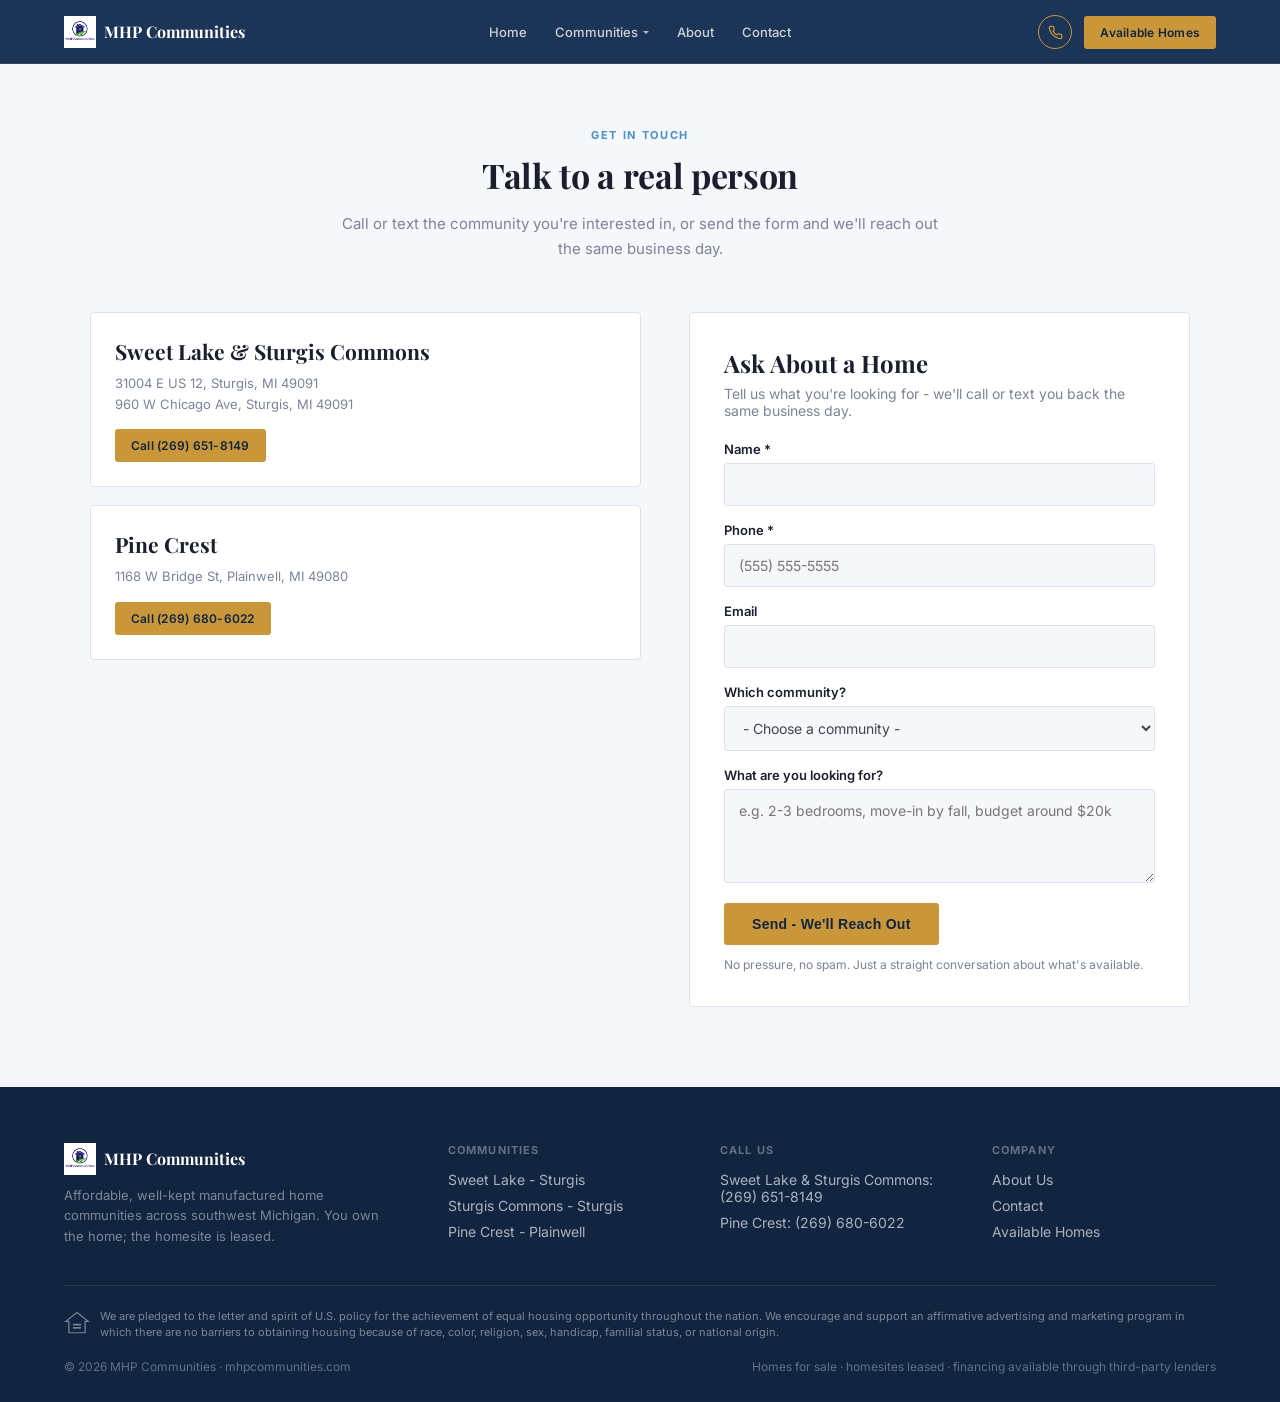
<file: contact.html>
<!DOCTYPE html>
<html lang="en">
<head>
<meta charset="UTF-8">
<meta name="viewport" content="width=device-width, initial-scale=1.0">
<title>Contact Us | MHP Communities - Sturgis &amp; Plainwell, MI</title>
<meta name="description" content="Call, text, or message MHP Communities about homes for sale in Sturgis and Plainwell, Michigan. We respond the same business day.">
<link rel="icon" type="image/png" href="assets/img/logo.png">
<link rel="preconnect" href="https://fonts.googleapis.com">
<link href="https://fonts.googleapis.com/css2?family=Playfair+Display:ital,wght@0,600;0,700;1,500&family=Inter:wght@400;500;600;700&display=swap" rel="stylesheet">
<link rel="stylesheet" href="assets/css/style.css">
</head>
<body>

<header>
  <a class="logo" href="index.html"><img src="assets/img/logo.png" alt="MHP Communities"><span class="logo-text">MHP Communities</span></a>
  <button type="button" class="nav-toggle" aria-label="Open menu" aria-expanded="false">
    <span></span><span></span><span></span>
  </button>
  <div class="header-panel">
  <nav>
    <a href="index.html#homes">Home</a>
    <div class="nav-drop">
      <a href="communities.html" class="nav-drop-toggle">Communities</a>
      <div class="nav-drop-menu">
        <a href="communities/sweet-lake.html">Sweet Lake</a>
        <a href="communities/sturgis-commons.html">Sturgis Commons</a>
        <a href="communities/pine-crest.html">Pine Crest</a>
      </div>
    </div>
    <a href="about.html">About</a>
    <a href="contact.html">Contact</a>
  </nav>
  <div class="header-actions">
    <div class="nav-phone">
      <button type="button" class="nav-phone-btn" aria-label="Call us" aria-expanded="false" aria-haspopup="true">
        <svg viewBox="0 0 24 24" fill="none" stroke="currentColor" stroke-width="2" stroke-linecap="round" stroke-linejoin="round" aria-hidden="true"><path d="M22 16.92v3a2 2 0 0 1-2.18 2 19.79 19.79 0 0 1-8.63-3.07 19.5 19.5 0 0 1-6-6 19.79 19.79 0 0 1-3.07-8.67A2 2 0 0 1 4.11 2h3a2 2 0 0 1 2 1.72c.127.96.361 1.903.7 2.81a2 2 0 0 1-.45 2.11L8.09 9.91a16 16 0 0 0 6 6l1.27-1.27a2 2 0 0 1 2.11-.45c.907.339 1.85.573 2.81.7A2 2 0 0 1 22 16.92z"/></svg>
      </button>
      <div class="nav-phone-menu" role="menu">
        <div class="nav-phone-label">Call Us</div>
        <a href="tel:+12696518149" role="menuitem"><span>Sweet Lake &amp; Sturgis Commons</span><strong>(269) 651-8149</strong></a>
        <a href="tel:+12696806022" role="menuitem"><span>Pine Crest</span><strong>(269) 680-6022</strong></a>
      </div>
    </div>
    <a class="btn btn-gold btn-sm" href="index.html#homes">Available Homes</a>
  </div>
  </div>
</header>
<section class="section" style="padding-top:64px">
  <div class="section-head">
    <div class="eyebrow">Get in touch</div>
    <h2>Talk to a real person</h2>
    <p>Call or text the community you're interested in, or send the form and we'll reach out the same business day.</p>
  </div>
  <div class="two-col">
    <div>
      <div class="card" style="margin-bottom:18px"><div class="card-body">
        <h3>Sweet Lake &amp; Sturgis Commons</h3>
        <p class="home-notes">31004 E US 12, Sturgis, MI 49091<br>960 W Chicago Ave, Sturgis, MI 49091</p>
        <a class="btn btn-gold btn-sm" href="tel:+12696518149">Call (269) 651-8149</a>
      </div></div>
      <div class="card"><div class="card-body">
        <h3>Pine Crest</h3>
        <p class="home-notes">1168 W Bridge St, Plainwell, MI 49080</p>
        <a class="btn btn-gold btn-sm" href="tel:+12696806022">Call (269) 680-6022</a>
      </div></div>
    </div>
    
<div class="form-wrap" id="inquire">
  <h3>Ask About a Home</h3>
  <p class="form-sub">Tell us what you're looking for - we'll call or text you back the same business day.</p>
  <form action="sendlead.php" method="post">
    <div class="field"><label for="f-name">Name *</label><input id="f-name" name="name" type="text" required></div>
    <div class="field"><label for="f-phone">Phone *</label><input id="f-phone" name="phone" type="tel" required placeholder="(555) 555-5555"></div>
    <div class="field"><label for="f-email">Email</label><input id="f-email" name="email" type="email"></div>
    <div class="field"><label for="f-park">Which community?</label><select id="f-park" name="park"><option value="">- Choose a community -</option><option value="Sweet Lake">Sweet Lake - Sturgis, MI</option><option value="Sturgis Commons">Sturgis Commons - Sturgis, MI</option><option value="Pine Crest">Pine Crest - Plainwell, MI</option></select></div>
    <div class="field"><label for="f-msg">What are you looking for?</label><textarea id="f-msg" name="message" rows="4" placeholder="e.g. 2-3 bedrooms, move-in by fall, budget around $20k"></textarea></div>
    <button class="btn btn-gold" type="submit">Send - We'll Reach Out</button>
    <p class="form-note">No pressure, no spam. Just a straight conversation about what's available.</p>
  </form>
</div>
  </div>
</section>

<footer>
  <div class="foot-top">
    <div class="foot-brand">
      <a class="logo" href="index.html"><img src="assets/img/logo.png" alt="MHP Communities"><span class="logo-text">MHP Communities</span></a>
      <p class="foot-tagline">Affordable, well-kept manufactured home communities across southwest Michigan. You own the home; the homesite is leased.</p>
    </div>
    <div class="foot-col">
      <h5>Communities</h5>
      <a href="communities/sweet-lake.html">Sweet Lake - Sturgis</a>
      <a href="communities/sturgis-commons.html">Sturgis Commons - Sturgis</a>
      <a href="communities/pine-crest.html">Pine Crest - Plainwell</a>
    </div>
    <div class="foot-col">
      <h5>Call Us</h5>
      <a href="tel:+12696518149">Sweet Lake &amp; Sturgis Commons: (269) 651-8149</a>
      <a href="tel:+12696806022">Pine Crest: (269) 680-6022</a>
    </div>
    <div class="foot-col">
      <h5>Company</h5>
      <a href="about.html">About Us</a>
      <a href="contact.html">Contact</a>
      <a href="index.html#homes">Available Homes</a>
    </div>
  </div>
  <div class="eho"><svg width="26" height="26" viewBox="0 0 64 64" xmlns="http://www.w3.org/2000/svg" aria-label="Equal Housing Opportunity"><rect width="64" height="64" fill="none"/><path d="M32 6 L60 28 H52 V56 H12 V28 H4 Z" fill="none" stroke="currentColor" stroke-width="3"/><rect x="22" y="34" width="20" height="4" fill="currentColor"/><rect x="22" y="42" width="20" height="4" fill="currentColor"/></svg><span>We are pledged to the letter and spirit of U.S. policy for the achievement of equal housing opportunity throughout the nation. We encourage and support an affirmative advertising and marketing program in which there are no barriers to obtaining housing because of race, color, religion, sex, handicap, familial status, or national origin.</span></div>
  <div class="foot-bottom">
    <span>&copy; 2026 MHP Communities &middot; mhpcommunities.com</span>
    <span>Homes for sale &middot; homesites leased &middot; financing available through third-party lenders</span>
  </div>
</footer>
<script src="assets/js/homes-data.js"></script>
<script src="assets/js/main.js"></script>
<script>window.PARKS_META = {"sweet-lake": {"name": "Sweet Lake", "city": "Sturgis", "img": "sweet-lake.jpg"}, "sturgis-commons": {"name": "Sturgis Commons", "city": "Sturgis", "img": "sturgis-commons.jpg"}, "pine-crest": {"name": "Pine Crest", "city": "Plainwell", "img": "pine-crest.jpg"}};</script>
<script src="assets/js/pixel.js"></script>
</body>
</html>
</file>
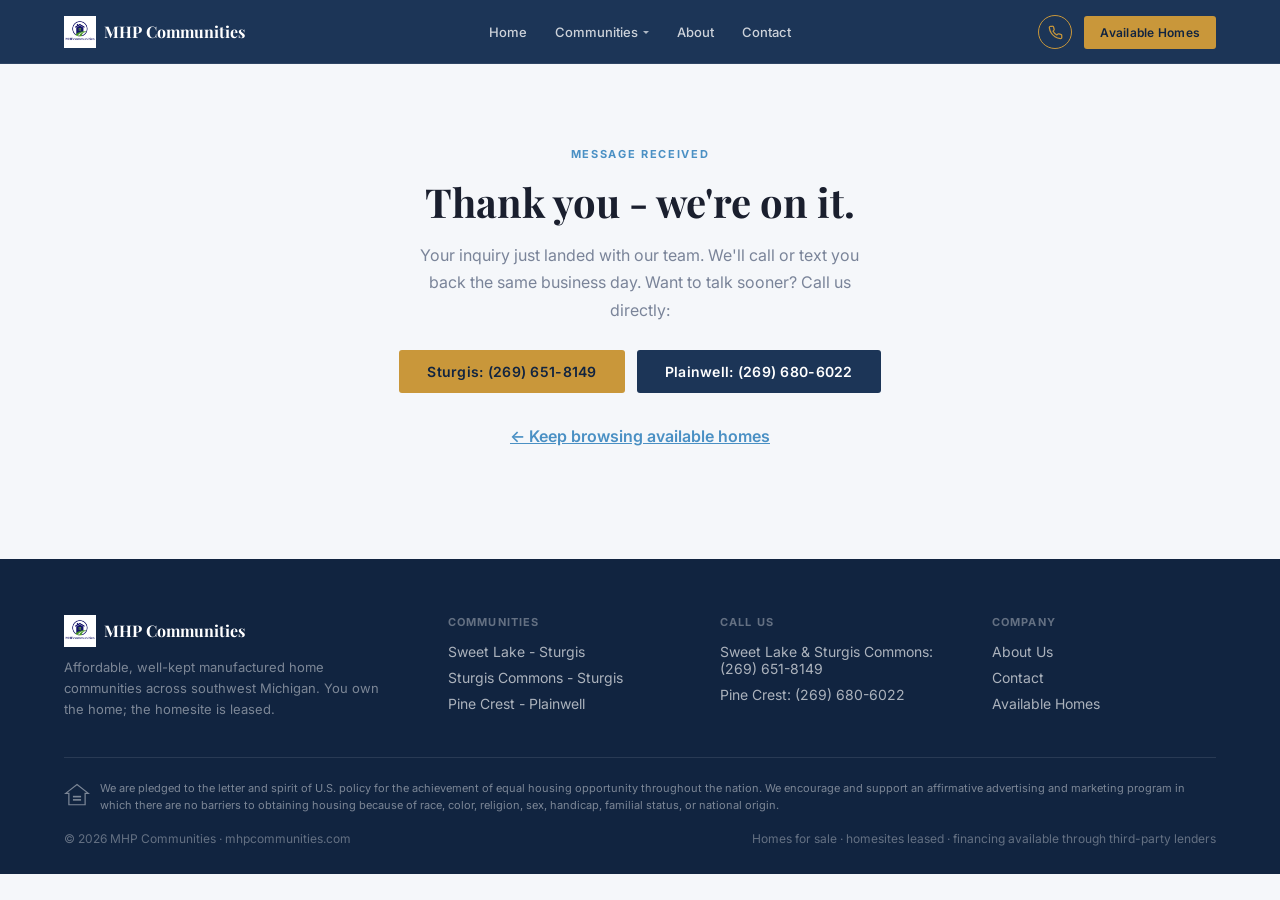
<file: thank-you.html>
<!DOCTYPE html>
<html lang="en">
<head>
<meta charset="UTF-8">
<meta name="viewport" content="width=device-width, initial-scale=1.0">
<title>Thank You | MHP Communities</title>
<meta name="description" content="Thanks for reaching out - we&#039;ll contact you the same business day.">
<link rel="icon" type="image/png" href="assets/img/logo.png">
<link rel="preconnect" href="https://fonts.googleapis.com">
<link href="https://fonts.googleapis.com/css2?family=Playfair+Display:ital,wght@0,600;0,700;1,500&family=Inter:wght@400;500;600;700&display=swap" rel="stylesheet">
<link rel="stylesheet" href="assets/css/style.css">
</head>
<body data-fbevent="lead">

<header>
  <a class="logo" href="index.html"><img src="assets/img/logo.png" alt="MHP Communities"><span class="logo-text">MHP Communities</span></a>
  <button type="button" class="nav-toggle" aria-label="Open menu" aria-expanded="false">
    <span></span><span></span><span></span>
  </button>
  <div class="header-panel">
  <nav>
    <a href="index.html#homes">Home</a>
    <div class="nav-drop">
      <a href="communities.html" class="nav-drop-toggle">Communities</a>
      <div class="nav-drop-menu">
        <a href="communities/sweet-lake.html">Sweet Lake</a>
        <a href="communities/sturgis-commons.html">Sturgis Commons</a>
        <a href="communities/pine-crest.html">Pine Crest</a>
      </div>
    </div>
    <a href="about.html">About</a>
    <a href="contact.html">Contact</a>
  </nav>
  <div class="header-actions">
    <div class="nav-phone">
      <button type="button" class="nav-phone-btn" aria-label="Call us" aria-expanded="false" aria-haspopup="true">
        <svg viewBox="0 0 24 24" fill="none" stroke="currentColor" stroke-width="2" stroke-linecap="round" stroke-linejoin="round" aria-hidden="true"><path d="M22 16.92v3a2 2 0 0 1-2.18 2 19.79 19.79 0 0 1-8.63-3.07 19.5 19.5 0 0 1-6-6 19.79 19.79 0 0 1-3.07-8.67A2 2 0 0 1 4.11 2h3a2 2 0 0 1 2 1.72c.127.96.361 1.903.7 2.81a2 2 0 0 1-.45 2.11L8.09 9.91a16 16 0 0 0 6 6l1.27-1.27a2 2 0 0 1 2.11-.45c.907.339 1.85.573 2.81.7A2 2 0 0 1 22 16.92z"/></svg>
      </button>
      <div class="nav-phone-menu" role="menu">
        <div class="nav-phone-label">Call Us</div>
        <a href="tel:+12696518149" role="menuitem"><span>Sweet Lake &amp; Sturgis Commons</span><strong>(269) 651-8149</strong></a>
        <a href="tel:+12696806022" role="menuitem"><span>Pine Crest</span><strong>(269) 680-6022</strong></a>
      </div>
    </div>
    <a class="btn btn-gold btn-sm" href="index.html#homes">Available Homes</a>
  </div>
  </div>
</header>
<section class="ty">
  <div>
    <div class="eyebrow" style="margin-bottom:14px">Message received</div>
    <h1>Thank you - we're on it.</h1>
    <p>Your inquiry just landed with our team. We'll call or text you back the same business day. Want to talk sooner? Call us directly:</p>
    <div class="cta-row">
      <a class="btn btn-gold" href="tel:+12696518149">Sturgis: (269) 651-8149</a>
      <a class="btn btn-navy" href="tel:+12696806022">Plainwell: (269) 680-6022</a>
    </div>
    <p style="margin-top:30px"><a href="index.html#homes" style="color:var(--sky);font-weight:600">&larr; Keep browsing available homes</a></p>
  </div>
</section>

<footer>
  <div class="foot-top">
    <div class="foot-brand">
      <a class="logo" href="index.html"><img src="assets/img/logo.png" alt="MHP Communities"><span class="logo-text">MHP Communities</span></a>
      <p class="foot-tagline">Affordable, well-kept manufactured home communities across southwest Michigan. You own the home; the homesite is leased.</p>
    </div>
    <div class="foot-col">
      <h5>Communities</h5>
      <a href="communities/sweet-lake.html">Sweet Lake - Sturgis</a>
      <a href="communities/sturgis-commons.html">Sturgis Commons - Sturgis</a>
      <a href="communities/pine-crest.html">Pine Crest - Plainwell</a>
    </div>
    <div class="foot-col">
      <h5>Call Us</h5>
      <a href="tel:+12696518149">Sweet Lake &amp; Sturgis Commons: (269) 651-8149</a>
      <a href="tel:+12696806022">Pine Crest: (269) 680-6022</a>
    </div>
    <div class="foot-col">
      <h5>Company</h5>
      <a href="about.html">About Us</a>
      <a href="contact.html">Contact</a>
      <a href="index.html#homes">Available Homes</a>
    </div>
  </div>
  <div class="eho"><svg width="26" height="26" viewBox="0 0 64 64" xmlns="http://www.w3.org/2000/svg" aria-label="Equal Housing Opportunity"><rect width="64" height="64" fill="none"/><path d="M32 6 L60 28 H52 V56 H12 V28 H4 Z" fill="none" stroke="currentColor" stroke-width="3"/><rect x="22" y="34" width="20" height="4" fill="currentColor"/><rect x="22" y="42" width="20" height="4" fill="currentColor"/></svg><span>We are pledged to the letter and spirit of U.S. policy for the achievement of equal housing opportunity throughout the nation. We encourage and support an affirmative advertising and marketing program in which there are no barriers to obtaining housing because of race, color, religion, sex, handicap, familial status, or national origin.</span></div>
  <div class="foot-bottom">
    <span>&copy; 2026 MHP Communities &middot; mhpcommunities.com</span>
    <span>Homes for sale &middot; homesites leased &middot; financing available through third-party lenders</span>
  </div>
</footer>
<script src="assets/js/homes-data.js"></script>
<script src="assets/js/main.js"></script>
<script>window.PARKS_META = {"sweet-lake": {"name": "Sweet Lake", "city": "Sturgis", "img": "sweet-lake.jpg"}, "sturgis-commons": {"name": "Sturgis Commons", "city": "Sturgis", "img": "sturgis-commons.jpg"}, "pine-crest": {"name": "Pine Crest", "city": "Plainwell", "img": "pine-crest.jpg"}};</script>
<script src="assets/js/pixel.js"></script>
</body>
</html>
</file>
<file: assets/css/style.css>
/* MHP Communities - navy + sky palette, gold CTAs */
:root{
  --navy:#1C3557; --navy-deep:#112440; --navy-mid:#274A72;
  --sky:#4A90C4; --sky-light:#EBF4FC; --gold:#C9973A;
  --off-white:#F5F7FA; --ink:#1A1F2E; --body:#3D4452; --muted:#7A8499; --rule:#DDE3EB;
}
*,*::before,*::after{box-sizing:border-box;margin:0;padding:0}
body{font-family:'Inter',sans-serif;background:var(--off-white);color:var(--body);-webkit-font-smoothing:antialiased}
img{max-width:100%}
.eyebrow{font-size:11px;font-weight:700;letter-spacing:.15em;text-transform:uppercase;color:var(--sky)}
.btn{display:inline-block;padding:13px 28px;font-size:14px;font-weight:600;letter-spacing:.02em;border-radius:3px;text-decoration:none;transition:opacity .15s;border:none;cursor:pointer}
.btn:hover{opacity:.88}
.btn-gold{background:var(--gold);color:var(--navy-deep)}
.btn-ghost{border:1.5px solid rgba(255,255,255,.5);color:#fff;background:transparent}
.btn-navy{background:var(--navy);color:#fff}
.btn-sm{padding:9px 16px;font-size:12px}
header{background:var(--navy);padding:0 5%;display:grid;grid-template-columns:1fr auto 1fr;align-items:center;gap:12px;height:64px;position:sticky;top:0;z-index:100;border-bottom:1px solid rgba(255,255,255,.08)}
.logo{font-family:'Playfair Display',serif;font-weight:700;font-size:18px;color:#fff;text-decoration:none;display:flex;align-items:center;gap:8px;min-width:0;flex:0 1 auto;justify-self:start;grid-column:1}
.logo img{height:32px;width:auto;display:block;flex-shrink:0}
.logo-text{line-height:1.1;white-space:nowrap;font-size:16px}
nav{display:flex;align-items:center;gap:28px;justify-self:center;grid-column:2}
nav a{color:rgba(255,255,255,.78);font-size:13px;font-weight:500;text-decoration:none}
nav a:hover{color:#fff}
.nav-call{color:var(--gold) !important;font-weight:700}
.nav-phone{position:relative;margin-left:8px}
.nav-phone-btn{width:34px;height:34px;border-radius:50%;border:1.5px solid var(--gold);background:transparent;color:var(--gold);cursor:pointer;display:inline-flex;align-items:center;justify-content:center;transition:background .15s,color .15s}
.nav-phone-btn:hover,.nav-phone.is-open .nav-phone-btn{background:var(--gold);color:var(--navy-deep)}
.nav-phone-btn svg{width:15px;height:15px}
.nav-phone-menu{position:absolute;top:calc(100% + 10px);right:0;min-width:280px;background:#fff;border:1px solid var(--rule);border-radius:4px;box-shadow:0 12px 28px rgba(17,36,64,.18);padding:12px 0 8px;opacity:0;visibility:hidden;pointer-events:none;transform:translateY(6px);transition:opacity .15s,visibility .15s,transform .15s;z-index:130}
.nav-phone.is-open .nav-phone-menu{opacity:1;visibility:visible;pointer-events:auto;transform:translateY(0)}
.nav-phone-menu::before{content:"";position:absolute;top:-10px;left:0;right:0;height:10px}
.nav-phone-label{font-size:11px;font-weight:700;letter-spacing:.1em;text-transform:uppercase;color:var(--muted);padding:0 16px 8px}
.nav-phone-menu a{display:flex;flex-direction:column;gap:2px;padding:10px 16px;text-decoration:none;color:var(--ink);border-top:1px solid var(--rule)}
.nav-phone-menu a:hover{background:var(--sky-light)}
.nav-phone-menu a span{font-size:12px;color:var(--muted);font-weight:500}
.nav-phone-menu a strong{font-size:15px;font-weight:700;color:var(--navy)}
.header-actions{display:flex;align-items:center;gap:12px;flex-shrink:0;justify-self:end;grid-column:3}
.header-panel{display:contents;margin-left:0}
.nav-toggle{
  display:none;
  width:38px;
  height:38px;
  border:1.5px solid rgba(255,255,255,.35);
  border-radius:4px;
  background:transparent;
  padding:0;
  cursor:pointer;
  flex-direction:column;
  align-items:center;
  justify-content:center;
  gap:5px;
  flex-shrink:0;
  margin-left:auto;
}
.nav-toggle span{
  display:block;
  width:16px;
  height:2px;
  background:#fff;
  border-radius:1px;
  transition:transform .2s,opacity .2s;
}
header.is-menu-open .nav-toggle span:nth-child(1){transform:translateY(7px) rotate(45deg)}
header.is-menu-open .nav-toggle span:nth-child(2){opacity:0}
header.is-menu-open .nav-toggle span:nth-child(3){transform:translateY(-7px) rotate(-45deg)}
.nav-drop{position:relative;display:flex;align-items:center;height:64px}
.nav-drop-toggle{display:inline-flex;align-items:center;gap:5px;padding:0;color:rgba(255,255,255,.78);font-size:13px;font-weight:500;line-height:1;text-decoration:none}
.nav-drop-toggle::after{content:"";width:0;height:0;border-left:3px solid transparent;border-right:3px solid transparent;border-top:3px solid rgba(255,255,255,.65);margin-top:1px;flex-shrink:0}
.nav-drop:hover .nav-drop-toggle,.nav-drop:focus-within .nav-drop-toggle{color:#fff}
.nav-drop:hover .nav-drop-toggle::after,.nav-drop:focus-within .nav-drop-toggle::after{border-top-color:#fff}
.nav-drop-menu{position:absolute;top:100%;left:50%;transform:translateX(-50%) translateY(6px);min-width:200px;background:#fff;border:1px solid var(--rule);border-radius:4px;box-shadow:0 12px 28px rgba(17,36,64,.18);padding:8px 0;opacity:0;visibility:hidden;pointer-events:none;transition:opacity .15s,visibility .15s,transform .15s;z-index:120}
.nav-drop:hover .nav-drop-menu,.nav-drop:focus-within .nav-drop-menu{opacity:1;visibility:visible;pointer-events:auto;transform:translateX(-50%) translateY(0)}
.nav-drop-menu a{display:block;padding:10px 16px;color:var(--ink);font-size:14px;font-weight:500;white-space:nowrap}
.nav-drop-menu a:hover{background:var(--sky-light);color:var(--navy)}
.nav-drop-menu::before{content:"";position:absolute;top:-8px;left:0;right:0;height:8px}
.hero{
  --hero-img:url('../img/hero.jpg');
  background-color:var(--navy-deep);
  background-image:linear-gradient(rgba(17,36,64,.58),rgba(17,36,64,.65)),var(--hero-img);
  background-position:center center;
  background-size:cover;
  background-repeat:no-repeat;
  padding:110px 5% 120px;
  color:#fff;
  display:flex;
  align-items:center;
  justify-content:center;
  text-align:center;
  min-height:72vh;
  position:relative;
  overflow:hidden;
}
.hero-video-bg{
  background-image:none;
}
.hero-video{
  position:absolute;
  inset:0;
  width:100%;
  height:100%;
  object-fit:cover;
  object-position:center center;
  z-index:0;
  pointer-events:none;
}
.hero-video-bg::before{
  content:"";
  position:absolute;
  inset:0;
  background:linear-gradient(rgba(17,36,64,.58),rgba(17,36,64,.65));
  z-index:1;
  pointer-events:none;
}
.hero-inner{max-width:780px;width:100%;margin:0 auto;position:relative;z-index:2}
.hero .eyebrow{color:var(--gold);margin-bottom:18px}
.hero h1{font-family:'Playfair Display',serif;font-weight:700;font-size:clamp(28px,4.2vw,46px);line-height:1.2;margin-bottom:16px;letter-spacing:-.02em}
.hero h1 em{font-style:italic;font-weight:500;color:var(--sky)}
.hero-or{margin:0 0 10px;font-size:13px;font-weight:600;letter-spacing:.12em;text-transform:uppercase;color:rgba(255,255,255,.55)}
.hero-alt-headline{font-family:'Playfair Display',serif;font-weight:700;font-size:clamp(24px,3.6vw,38px);line-height:1.2;margin:0 0 22px;color:#fff;letter-spacing:-.02em}
.hero-alt-headline em{font-style:italic;font-weight:500;color:var(--sky)}
.hero .sub{font-size:clamp(15px,2.2vw,17px);line-height:1.65;color:rgba(255,255,255,.85);max-width:680px;margin:0 auto 20px}
.hero .sub.hero-punch{margin-top:0;margin-bottom:20px;font-weight:700;color:rgba(255,255,255,.85)}
.hero .sub.hero-sub-note{margin-top:0;margin-bottom:34px;font-size:clamp(14px,2vw,16px);color:rgba(255,255,255,.78)}
.hero-ctas{display:flex;gap:12px;flex-wrap:wrap;justify-content:center}
.hero-page{min-height:42vh;padding:70px 5% 78px}
.hero-page .eyebrow{margin-bottom:12px}
.hero-page h1{font-size:clamp(26px,3.6vw,38px);margin-bottom:14px;line-height:1.2}
.hero-page .sub{font-size:15px;line-height:1.65;max-width:520px;margin:0 auto}
.stat-bar{background:var(--sky);display:flex;flex-wrap:wrap}
.stat-item{flex:1 1 220px;padding:24px 28px;border-right:1px solid rgba(255,255,255,.2)}
.stat-item:last-child{border-right:none}
.stat-item strong{font-family:'Playfair Display',serif;font-size:clamp(22px,2.4vw,26px);font-weight:700;color:#fff;display:block;line-height:1.15;margin-bottom:8px}
.stat-item span{font-size:13px;line-height:1.55;color:rgba(255,255,255,.9);font-weight:500;display:block}
.section{padding:80px 5%}
.section-head{max-width:600px;margin:0 auto 50px;text-align:center}
.section-head h2{font-family:'Playfair Display',serif;font-size:34px;font-weight:700;color:var(--ink);margin:10px 0 14px;letter-spacing:-.01em}
.section-head p{font-size:15px;color:var(--muted);line-height:1.65}
.card-grid{display:grid;grid-template-columns:repeat(auto-fit,minmax(280px,1fr));gap:24px;max-width:1100px;margin:0 auto}
.card{background:#fff;border:1px solid var(--rule);border-radius:4px;overflow:hidden;transition:box-shadow .2s,transform .2s;display:flex;flex-direction:column}
.card:hover{box-shadow:0 12px 32px rgba(28,53,87,.12);transform:translateY(-3px)}
.card-photo{height:180px;background-color:var(--navy-mid);background-size:cover;background-position:center;position:relative}
.card-badge{position:absolute;top:14px;left:14px;background:var(--gold);color:var(--navy-deep);font-size:10px;font-weight:700;letter-spacing:.1em;text-transform:uppercase;padding:4px 10px;border-radius:2px}
.badge-soon{background:var(--sky);color:#fff}
.card-body{padding:24px;display:flex;flex-direction:column;gap:8px;flex:1}
.card-location{font-size:12px;color:var(--muted)}
.card h3{font-family:'Playfair Display',serif;font-size:21px;font-weight:700;color:var(--ink)}
.home-bb{font-size:13px;color:var(--body)}
.home-price{font-size:16px;font-weight:700;color:var(--navy)}
.home-price small{font-size:12px;font-weight:400;color:var(--muted)}
.home-price.soon{color:var(--sky)}
.home-notes{font-size:13px;color:var(--muted);flex:1;line-height:1.65}
.home-card-header{margin-bottom:10px}
.home-card-price-row{display:flex;align-items:baseline;justify-content:space-between;gap:12px;margin-bottom:6px}
.home-community{font-size:13px;font-weight:600;color:var(--navy);text-transform:none;letter-spacing:0}
.home-card-price-row strong{font-family:'Playfair Display',serif;font-size:24px;font-weight:700;color:var(--ink);line-height:1}
.home-spec{font-size:13px;color:var(--muted);line-height:1.5}
.home-status-label{font-size:11px;font-weight:700;letter-spacing:.1em;text-transform:uppercase;color:var(--sky);margin-bottom:6px}
.home-card-soon .card-body h3{font-family:'Playfair Display',serif;font-size:21px;font-weight:700;color:var(--ink);margin-bottom:4px}
.home-financing{font-size:12px;font-weight:600;color:var(--navy);line-height:1.5;margin:0 0 12px}
.homes-notice{grid-column:1 / -1;text-align:center;font-size:14px;font-weight:600;color:var(--sky);margin:8px 0 0;padding-top:8px}
.cta-band .cta-followup{max-width:720px;margin:28px auto 24px;font-size:15px;line-height:1.7;color:var(--body)}
.cta-row-bottom{margin-bottom:0}
.card .btn{align-self:flex-start;margin-top:6px}
.card-link{font-size:13px;font-weight:600;color:var(--sky);text-decoration:none}
.card-link:hover{color:var(--navy)}
.why-grid{display:grid;grid-template-columns:repeat(auto-fit,minmax(260px,1fr));gap:0;max-width:1100px;margin:0 auto;border:1px solid var(--rule);background:#fff}
.why-item{padding:38px 32px;border-right:1px solid var(--rule)}
.why-item:last-child{border-right:none}
.why-item h4{font-family:'Playfair Display',serif;font-size:19px;font-weight:700;color:var(--ink);margin-bottom:10px}
.why-item p{font-size:14px;color:var(--muted);line-height:1.7}
.why-num{font-family:'Playfair Display',serif;font-size:14px;color:var(--gold);font-weight:700;margin-bottom:10px}
.cta-band{background:var(--sky-light);border-top:2px solid var(--sky);padding:64px 5%;text-align:center}
.cta-band h2{font-family:'Playfair Display',serif;font-size:32px;color:var(--ink);margin-bottom:12px;font-weight:700}
.cta-band p{font-size:15px;color:var(--muted);margin-bottom:28px}
.cta-row{display:flex;gap:12px;justify-content:center;flex-wrap:wrap}
footer{background:var(--navy-deep);padding:56px 5% 28px;color:rgba(255,255,255,.65)}
.foot-top{
  display:grid;
  grid-template-columns:minmax(220px,1.5fr) repeat(3,minmax(140px,1fr));
  gap:40px 48px;
  align-items:start;
  justify-content:space-between;
  width:100%;
  padding-bottom:36px;
  border-bottom:1px solid rgba(255,255,255,.1);
  margin:0 0 22px;
  max-width:none;
}
.foot-brand{max-width:320px;min-width:0}
.foot-tagline{font-size:13px;color:rgba(255,255,255,.45);margin-top:10px;line-height:1.6}
.foot-col{min-width:0}
.foot-col h5{font-size:11px;letter-spacing:.1em;text-transform:uppercase;color:rgba(255,255,255,.35);margin-bottom:14px}
.foot-col a,.foot-col span{display:block;font-size:14px;color:rgba(255,255,255,.65);text-decoration:none;margin-bottom:9px;word-break:break-word}
.foot-col a:hover{color:#fff}
.eho{display:flex;align-items:flex-start;gap:10px;font-size:11px;color:rgba(255,255,255,.45);max-width:100%;width:100%;line-height:1.5;margin:0 0 18px;text-align:left}
.eho svg{flex-shrink:0;margin-top:2px}
.foot-bottom{
  display:flex;
  justify-content:space-between;
  gap:12px 24px;
  flex-wrap:wrap;
  font-size:12px;color:rgba(255,255,255,.35);
  max-width:none;
  width:100%;
  margin:0;
  align-items:center;
}
@media(max-width:900px){
  .foot-top{grid-template-columns:1fr 1fr;gap:32px 40px}
  .foot-brand{grid-column:1 / -1;max-width:480px}
}
@media(max-width:640px){
  footer{padding:44px 5% 24px}
  .foot-top{grid-template-columns:1fr;gap:28px;padding-bottom:28px}
  .foot-brand{max-width:100%}
  .foot-bottom{flex-direction:column;align-items:flex-start;gap:8px}
}
/* park page */
.park-hero{padding:90px 5% 100px;min-height:52vh}
.park-meta{font-size:14px;color:rgba(255,255,255,.85)}
.park-meta a{color:var(--gold);text-decoration:none;font-weight:700}
.two-col{display:grid;grid-template-columns:1.1fr 1fr;gap:48px;max-width:1100px;margin:0 auto;align-items:start}
.two-col .prose p{margin-bottom:16px;font-size:15px;line-height:1.75}
.map-embed{width:100%;height:340px;border:0;border-radius:4px}
/* forms */
.form-wrap{background:#fff;border:1px solid var(--rule);border-radius:4px;padding:34px;max-width:560px;margin:0 auto}
.form-wrap h3{font-family:'Playfair Display',serif;font-size:24px;color:var(--ink);margin-bottom:6px}
.form-wrap .form-sub{font-size:14px;color:var(--muted);margin-bottom:22px}
.field{margin-bottom:16px}
.field label{display:block;font-size:13px;font-weight:600;color:var(--ink);margin-bottom:6px}
.field input,.field select,.field textarea{width:100%;padding:12px 14px;border:1px solid var(--rule);border-radius:3px;font-family:'Inter',sans-serif;font-size:14px;color:var(--body);background:var(--off-white)}
.field input:focus,.field select:focus,.field textarea:focus{outline:2px solid var(--sky);border-color:var(--sky)}
.form-note{font-size:12px;color:var(--muted);margin-top:12px}
/* lenders */
.lender-row{
  display:flex;
  flex-wrap:wrap;
  align-items:center;
  justify-content:center;
  gap:20px 28px;
  margin:18px 0 22px;
  padding:18px 16px;
  background:var(--navy-deep);
  border-radius:4px;
}
.lender-card{
  background:transparent;
  border:none;
  padding:0;
  min-height:0;
  display:flex;
  align-items:center;
  justify-content:center;
}
.lender-card img{
  width:auto;
  max-width:150px;
  height:42px;
  max-height:42px;
  object-fit:contain;
  object-position:center;
  display:block;
  filter:none;
}
@media(max-width:700px){
  .lender-row{gap:16px;padding:16px 12px}
  .lender-card img{max-width:130px;height:36px;max-height:36px}
}
/* community videos */
.video-section{background:var(--off-white);border-top:1px solid var(--rule)}
.video-grid{display:grid;grid-template-columns:repeat(2,minmax(0,1fr));gap:28px;max-width:1100px;margin:0 auto}
.video-card{background:#fff;border:1px solid var(--rule);border-radius:4px;overflow:hidden;display:flex;flex-direction:column}
.video-frame{position:relative;background:var(--navy-deep);aspect-ratio:16/9}
.video-frame video{width:100%;height:100%;display:block;object-fit:cover;vertical-align:middle}
.video-body{padding:22px 22px 24px}
.video-body .eyebrow{margin-bottom:8px}
.video-body h3{font-family:'Playfair Display',serif;font-size:22px;font-weight:700;color:var(--ink);margin-bottom:8px}
.video-body p{font-size:14px;color:var(--muted);line-height:1.65}
@media(max-width:800px){
  .video-grid{grid-template-columns:1fr;gap:20px;max-width:560px}
}
.fine{font-size:12px;color:var(--muted);max-width:640px;margin:0 auto;text-align:center;line-height:1.6}
/* testimonials */
.testimonials{background:#fff;border-top:1px solid var(--rule)}
.testimonials-wrap{max-width:1100px;margin:0 auto;position:relative}
.t-slider{overflow:hidden;touch-action:pan-y;cursor:grab;user-select:none;-webkit-user-select:none}
.t-slider.is-dragging{cursor:grabbing}
.t-track{display:flex;gap:24px;transition:transform .4s ease;will-change:transform;align-items:stretch}
.t-track.is-dragging{transition:none}
.t-card{flex:0 0 calc((100% - 48px) / 3);width:calc((100% - 48px) / 3);max-width:calc((100% - 48px) / 3);min-height:280px;height:280px;background:var(--off-white);border:1px solid var(--rule);border-radius:4px;padding:24px;display:flex;flex-direction:column;gap:10px;text-align:left;box-sizing:border-box;transition:box-shadow .2s;overflow:hidden}
.t-card:hover{box-shadow:0 8px 24px rgba(28,53,87,.1)}
.t-reviewer{font-size:12px;font-weight:700;color:var(--sky);letter-spacing:.08em;text-transform:uppercase;flex-shrink:0}
.t-property{font-family:'Playfair Display',serif;font-size:20px;font-weight:700;color:var(--ink);text-align:left;line-height:1.3;margin:0;flex-shrink:0}
.t-property a{color:inherit;text-decoration:none}
.t-property a:hover{color:var(--sky)}
.t-quote-wrap{flex:1 1 auto;min-height:0;display:flex;flex-direction:column}
.t-quote{font-size:14px;line-height:1.65;color:var(--body);margin:0}
.t-quote.is-collapsed{-webkit-line-clamp:3;line-clamp:3;display:-webkit-box;-webkit-box-orient:vertical;overflow:hidden}
.t-card.is-expanded{height:auto;min-height:280px;overflow:visible}
.t-more{display:inline-block;margin-top:8px;padding:0;border:none;background:none;font-family:'Inter',sans-serif;font-size:13px;font-weight:600;color:var(--sky);cursor:pointer;align-self:flex-start;flex-shrink:0}
.t-more:hover{color:var(--navy);text-decoration:underline}
.t-stars{display:flex;gap:3px;align-items:center;margin-top:auto;padding-top:12px;border-top:1px solid var(--rule);flex-shrink:0}
.t-stars svg{width:15px;height:15px;flex-shrink:0}
.t-stars .star-full{fill:var(--gold)}
.t-stars .star-empty{fill:none;stroke:var(--gold);stroke-width:1.5}
.t-nav{display:flex;justify-content:center;align-items:center;gap:12px;margin-top:28px}
.t-btn{width:42px;height:42px;border-radius:50%;border:1.5px solid var(--navy);background:#fff;color:var(--navy);cursor:pointer;display:inline-flex;align-items:center;justify-content:center;transition:background .15s,color .15s,opacity .15s;flex-shrink:0}
.t-btn:hover{background:var(--navy);color:#fff}
.t-btn:disabled{opacity:.35;cursor:default;pointer-events:none}
.t-btn svg{width:18px;height:18px}
.t-dots{display:flex;justify-content:center;gap:8px;margin-top:14px;flex-wrap:wrap}
.t-dot{width:8px;height:8px;border-radius:50%;background:var(--rule);border:none;padding:0;cursor:pointer;transition:background .15s,transform .15s}
.t-dot.active{background:var(--gold);transform:scale(1.2)}
.t-hint{display:none;text-align:center;font-size:12px;color:var(--muted);margin-top:10px}
.t-slider.t-static{overflow:visible;cursor:default}
.t-track.t-static-track{flex-wrap:wrap;justify-content:center;transform:none !important;transition:none}
.t-track.t-static-track .t-card{flex:0 1 340px;width:340px;max-width:100%}
/* FAQ */
.faq-section{background:var(--navy-deep);color:#fff;border-top:none}
.faq-head{margin-bottom:40px}
.faq-head h2{font-family:'Playfair Display',serif;font-size:clamp(28px,4vw,40px);font-weight:700;color:#fff;margin:0;letter-spacing:-.01em}
.faq-list{max-width:860px;margin:0 auto}
.faq-item{border-bottom:1px solid rgba(255,255,255,.12)}
.faq-item:first-child{border-top:1px solid rgba(255,255,255,.12)}
.faq-q{
  width:100%;
  display:flex;
  align-items:center;
  justify-content:space-between;
  gap:20px;
  padding:22px 4px;
  background:none;
  border:none;
  color:#fff;
  font-family:'Inter',sans-serif;
  font-size:clamp(15px,2vw,18px);
  font-weight:500;
  text-align:left;
  cursor:pointer;
  line-height:1.45;
}
.faq-q:hover{color:rgba(255,255,255,.88)}
.faq-icon{
  flex-shrink:0;
  width:28px;
  height:28px;
  border:1.5px solid rgba(255,255,255,.85);
  border-radius:50%;
  position:relative;
}
.faq-icon::before,.faq-icon::after{
  content:"";
  position:absolute;
  top:50%;
  left:50%;
  background:#fff;
  transition:transform .2s,opacity .2s;
}
.faq-icon::before{width:12px;height:1.5px;transform:translate(-50%,-50%)}
.faq-icon::after{width:1.5px;height:12px;transform:translate(-50%,-50%)}
.faq-item.is-open .faq-icon::after{opacity:0;transform:translate(-50%,-50%) rotate(90deg)}
.faq-a{
  display:grid;
  grid-template-rows:0fr;
  transition:grid-template-rows .28s ease;
}
.faq-item.is-open .faq-a{grid-template-rows:1fr}
.faq-a > p{
  overflow:hidden;
  margin:0;
  padding:0 4px;
  font-size:15px;
  line-height:1.7;
  color:rgba(255,255,255,.72);
  min-height:0;
}
.faq-item.is-open .faq-a > p{padding-bottom:22px}
/* thank you */
.ty{min-height:55vh;display:flex;align-items:center;justify-content:center;text-align:center;padding:80px 5%}
.ty h1{font-family:'Playfair Display',serif;font-size:40px;color:var(--ink);margin-bottom:14px}
.ty p{font-size:16px;color:var(--muted);max-width:460px;margin:0 auto 26px;line-height:1.7}
@media(max-width:900px){
  .nav-toggle{display:flex;grid-column:3;justify-self:end;margin-left:0}
  header{
    display:flex;
    justify-content:space-between;
    padding:0 16px;
    gap:10px;
  }
  .logo{grid-column:auto;justify-self:auto}
  .logo-text{display:none}
  .logo img{height:30px}
  .header-panel{
    display:flex;
    position:fixed;
    top:64px;
    left:0;
    right:0;
    margin:0;
    padding:12px 16px 24px;
    background:var(--navy);
    border-bottom:1px solid rgba(255,255,255,.1);
    flex-direction:column;
    align-items:stretch;
    gap:8px;
    max-height:calc(100vh - 64px);
    overflow-y:auto;
    opacity:0;
    visibility:hidden;
    pointer-events:none;
    transform:translateY(-8px);
    transition:opacity .2s,visibility .2s,transform .2s;
    z-index:99;
    box-shadow:0 16px 28px rgba(0,0,0,.25);
  }
  header.is-menu-open .header-panel{
    opacity:1;
    visibility:visible;
    pointer-events:auto;
    transform:translateY(0);
  }
  nav{
    display:flex;
    flex-direction:column;
    align-items:stretch;
    gap:0;
    width:100%;
    justify-self:auto;
    grid-column:auto;
  }
  nav > a,
  .nav-drop-toggle{
    display:flex;
    width:100%;
    padding:14px 4px;
    border-bottom:1px solid rgba(255,255,255,.1);
    color:#fff;
    font-size:16px;
    line-height:1.3;
  }
  .nav-drop{height:auto;display:block;width:100%}
  .nav-drop-toggle{justify-content:space-between}
  .nav-drop-toggle::after{border-left-width:4px;border-right-width:4px;border-top-width:4px;border-top-color:rgba(255,255,255,.75)}
  .nav-drop-menu{
    position:static;
    left:auto;
    transform:none !important;
    min-width:0;
    width:100%;
    background:rgba(0,0,0,.18);
    border:none;
    border-radius:0;
    box-shadow:none;
    padding:0;
    opacity:0;
    visibility:hidden;
    max-height:0;
    overflow:hidden;
    pointer-events:none;
    transition:max-height .25s ease,opacity .2s,padding .2s;
  }
  .nav-drop:hover .nav-drop-menu{
    opacity:0;
    visibility:hidden;
    pointer-events:none;
    max-height:0;
    padding:0;
  }
  .nav-drop.is-open .nav-drop-menu{
    opacity:1;
    visibility:visible;
    pointer-events:auto;
    max-height:220px;
    padding:4px 0 10px;
  }
  .nav-drop-menu a{
    color:rgba(255,255,255,.85);
    padding:10px 14px;
    border:none;
  }
  .nav-drop-menu a:hover{background:rgba(255,255,255,.08);color:#fff}
  .header-actions{
    width:100%;
    display:grid;
    grid-template-columns:auto 1fr;
    align-items:start;
    gap:12px;
    padding-top:14px;
    margin-top:6px;
    border-top:1px solid rgba(255,255,255,.1);
  }
  .nav-phone{
    display:contents;
    margin-left:0;
  }
  .nav-phone-btn{
    grid-column:1;
    grid-row:1;
    width:40px;
    height:40px;
    flex-shrink:0;
  }
  .header-actions > .btn-sm{
    grid-column:2;
    grid-row:1;
    justify-self:start;
    padding:10px 16px;
    font-size:13px;
    white-space:nowrap;
  }
  .nav-phone-menu{
    position:static !important;
    grid-column:1 / -1;
    grid-row:2;
    width:100%;
    min-width:0 !important;
    left:auto !important;
    right:auto !important;
    top:auto !important;
    margin-top:0;
    border-radius:4px;
    box-shadow:0 8px 20px rgba(0,0,0,.18);
    max-height:0;
    opacity:0;
    visibility:hidden;
    overflow:hidden;
    transform:translateY(-14px);
    pointer-events:none;
    padding-top:0;
    padding-bottom:0;
    transition:max-height .4s ease,opacity .35s ease,transform .4s ease,padding .35s ease,margin .35s ease;
  }
  .nav-phone-menu::before{display:none}
  .nav-phone.is-open .nav-phone-menu{
    max-height:240px;
    opacity:1;
    visibility:visible;
    pointer-events:auto;
    transform:translateY(0);
    margin-top:10px;
    padding-top:12px;
    padding-bottom:8px;
  }
  .hero{min-height:58vh;padding:80px 5% 90px}
  .hero-page{min-height:36vh;padding:56px 5% 64px}
  .two-col{grid-template-columns:1fr}
  .why-item{border-right:none;border-bottom:1px solid var(--rule)}
  .section{padding:56px 5%}
  .t-card{flex-basis:calc((100% - 24px) / 2);width:calc((100% - 24px) / 2);max-width:calc((100% - 24px) / 2)}
}
@media(max-width:640px){
  header{height:60px;padding:0 12px;gap:8px}
  .logo img{height:30px}
  .header-panel{top:60px;max-height:calc(100vh - 60px)}
  .nav-phone-btn{width:34px;height:34px}
  .nav-phone-btn svg{width:15px;height:15px}
  .hero{min-height:520px;padding:72px 5% 80px}
  .hero-page{min-height:0;padding:48px 5% 56px}
  .hero-page h1{font-size:clamp(24px,7vw,30px)}
  .hero-ctas{flex-direction:column;align-items:center}
  .hero-ctas .btn{width:100%;max-width:280px;text-align:center}
  .t-track{gap:16px}
  .t-card{flex-basis:100%;width:100%;max-width:100%;padding:20px 18px;height:260px;min-height:260px}
  .t-card.is-expanded{min-height:260px}
  .t-property{font-size:18px}
  .t-hint{display:block}
}
</file>
